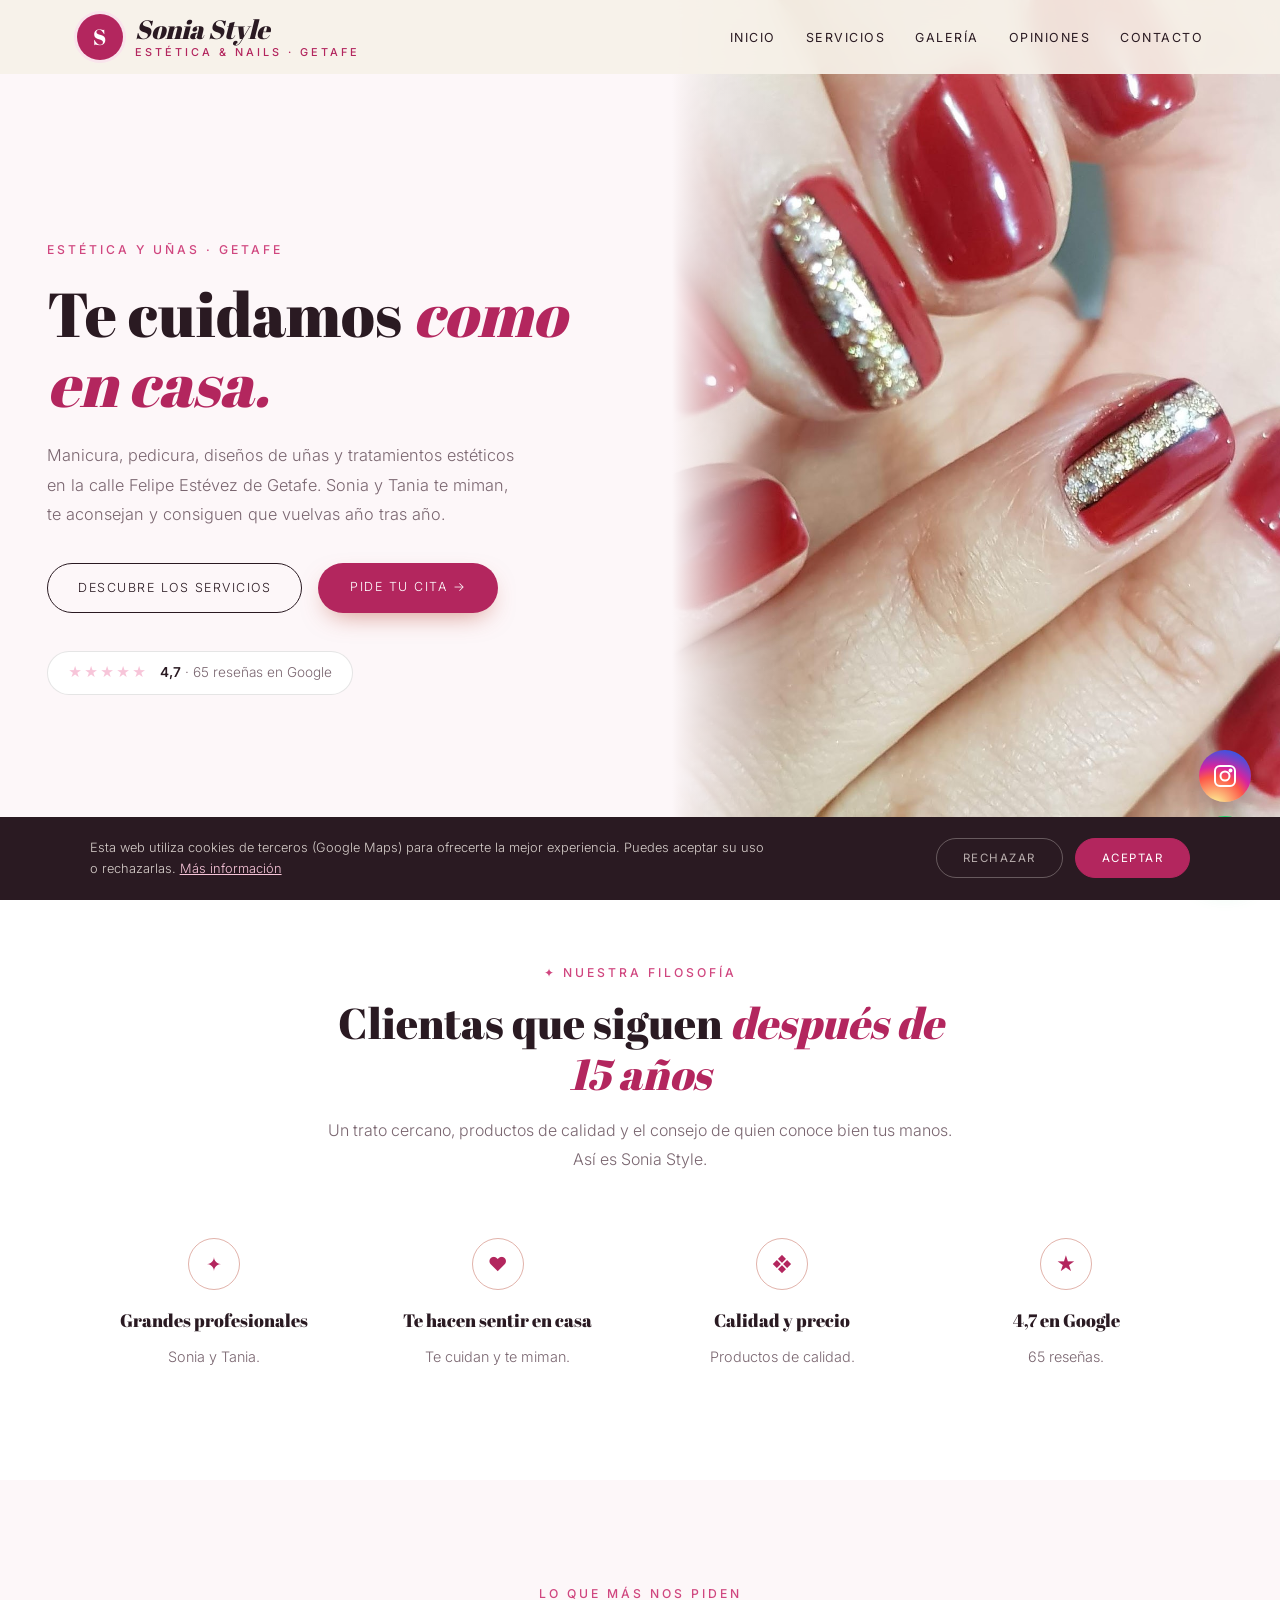
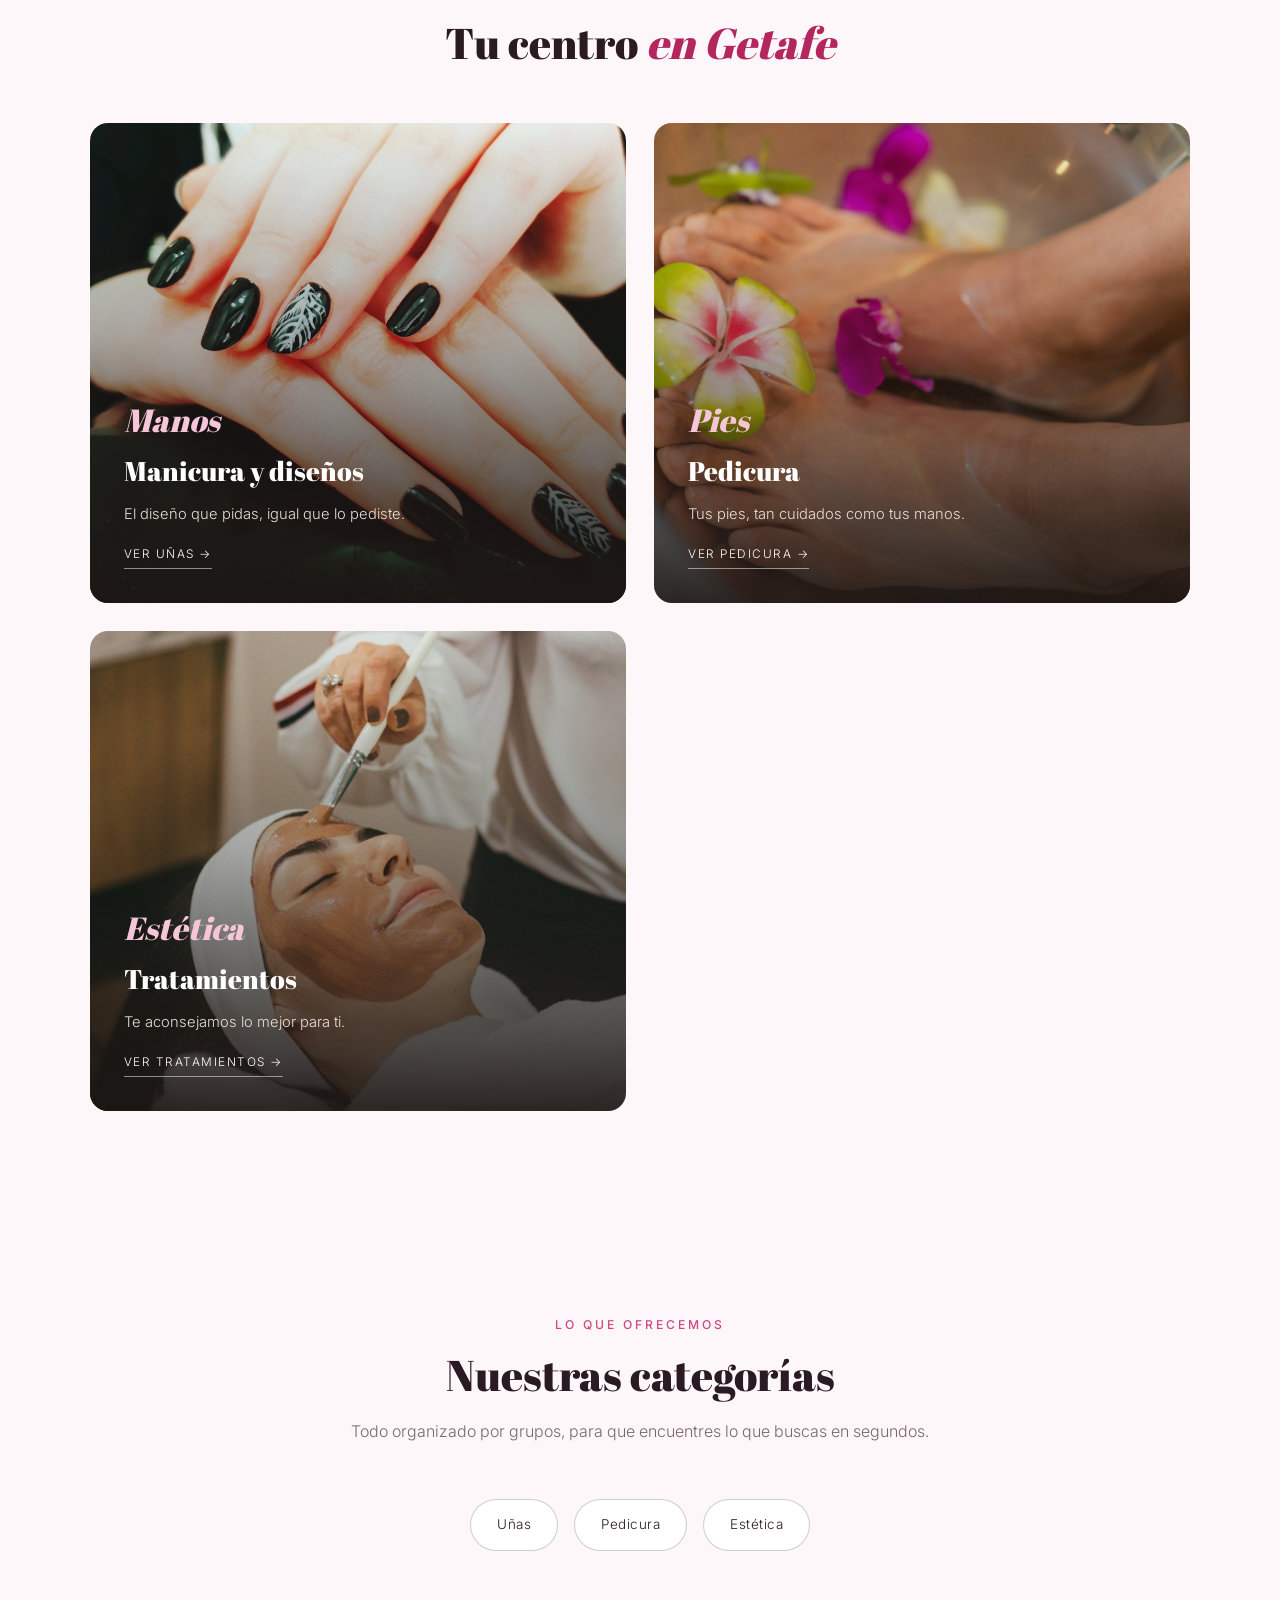
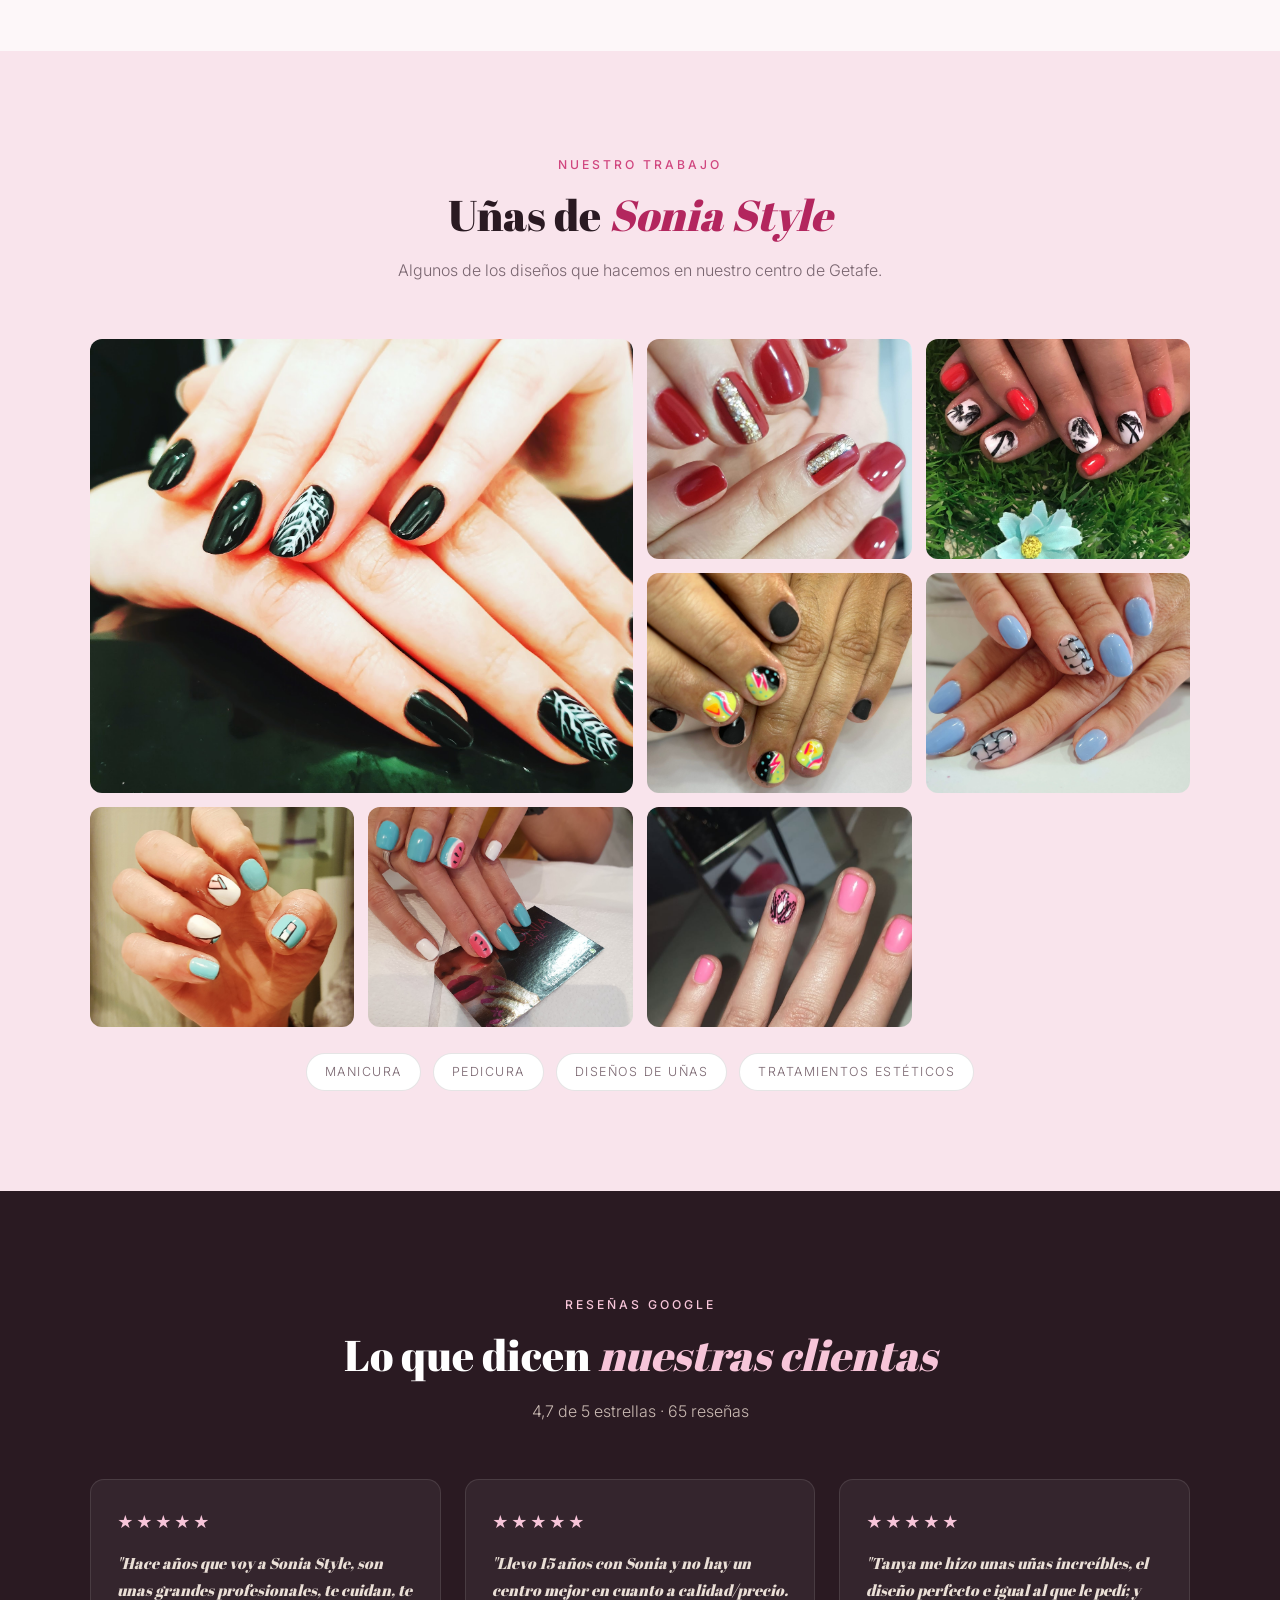
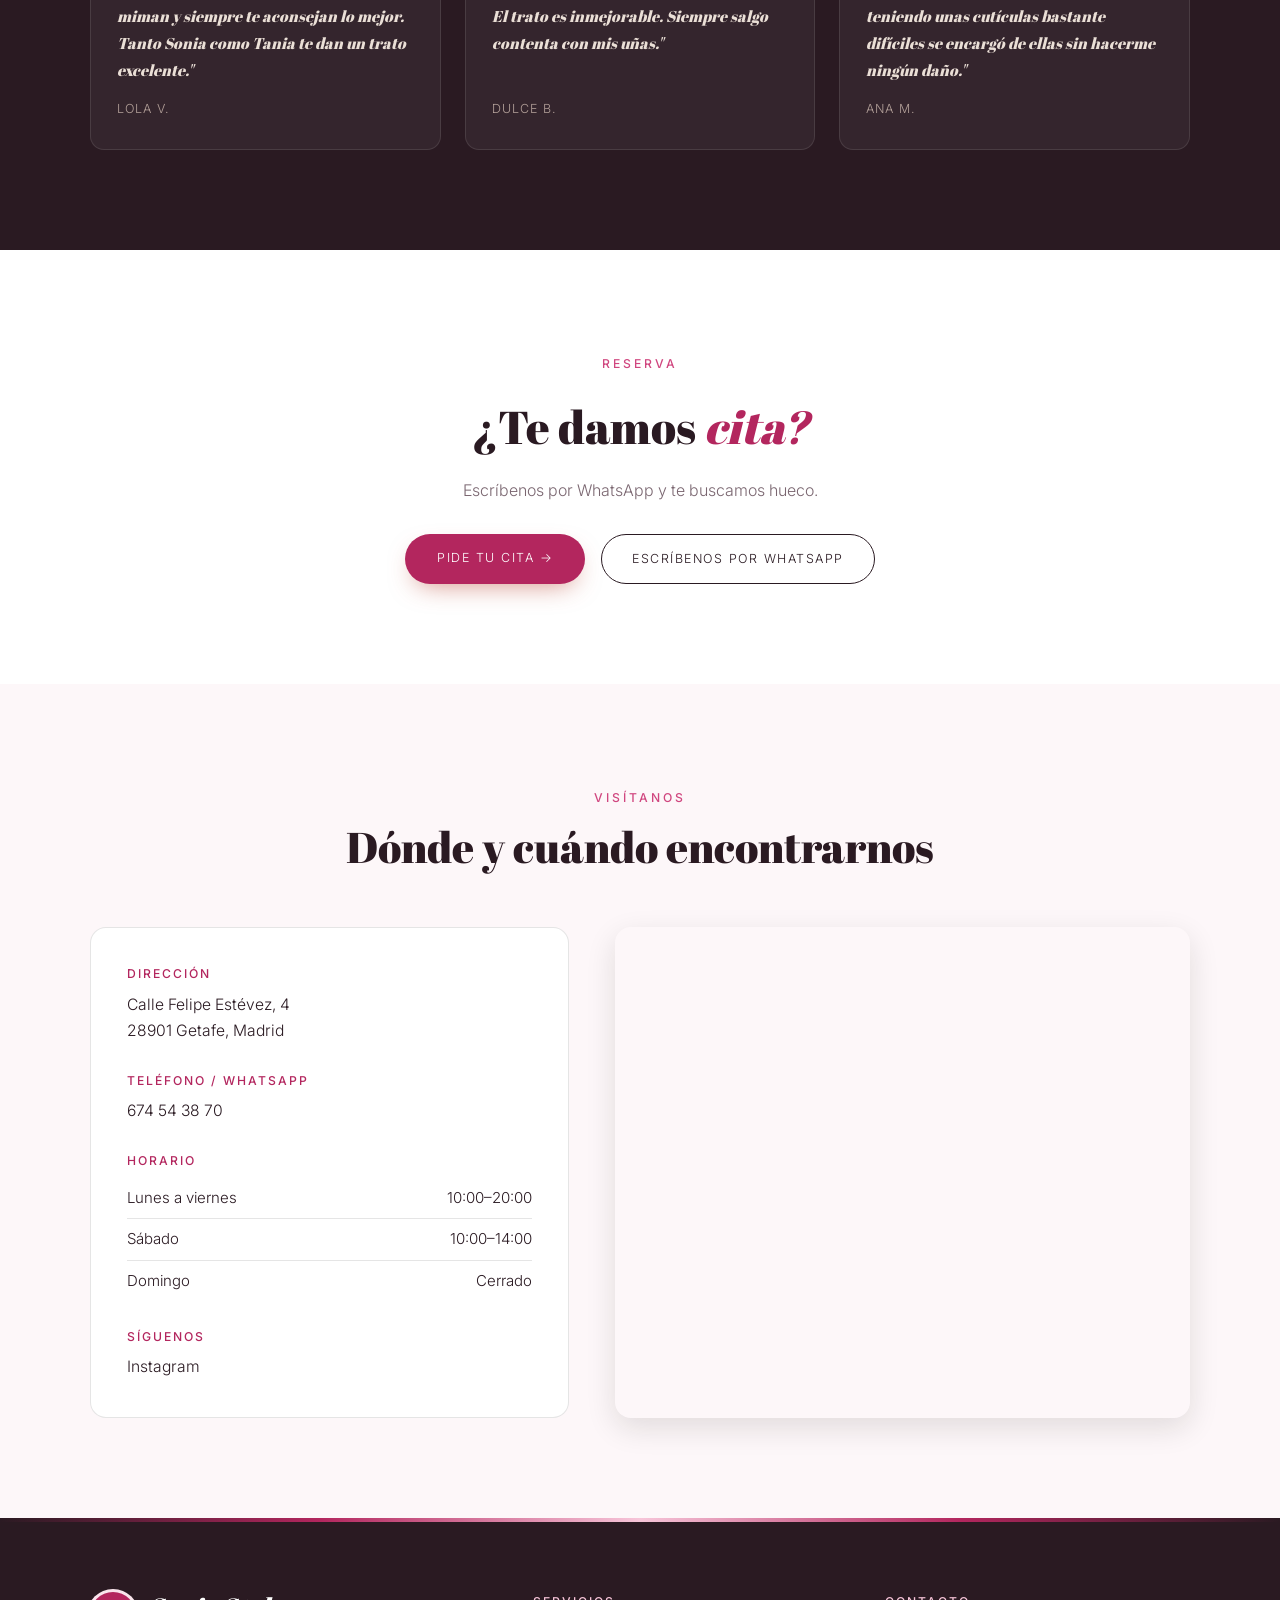
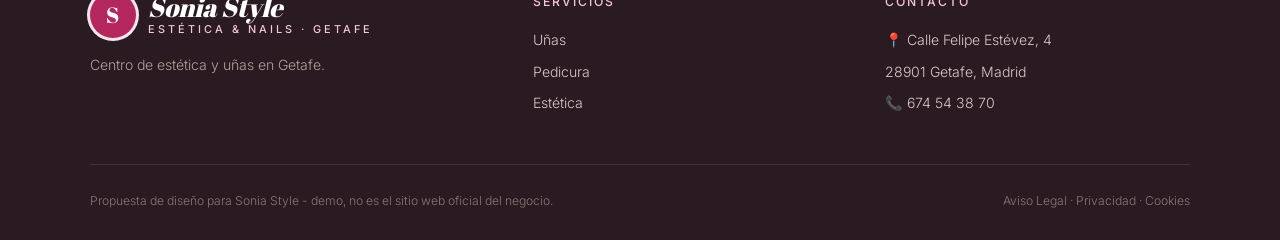
<file: index.html>
<!DOCTYPE html>
<html lang="es">
<head>
<meta charset="UTF-8">
<meta name="viewport" content="width=device-width, initial-scale=1.0">
<title>Sonia Style — Centro de estética y uñas en Getafe</title>
<meta name="description" content="Sonia Style, centro de estética y uñas en Calle Felipe Estévez 4, Getafe. Manicura, pedicura, diseños de uñas y tratamientos estéticos. 4,7★ con 65 reseñas en Google.">
<meta name="theme-color" content="#2a1a22">
<meta property="og:title" content="Sonia Style · Getafe">
<meta property="og:image" content="maps_08.jpg">

<link rel="preconnect" href="https://fonts.googleapis.com"><link rel="preconnect" href="https://fonts.gstatic.com" crossorigin><link href="https://fonts.googleapis.com/css2?family=Abril+Fatface&family=Inter:wght@300;400;500;600&display=swap" rel="stylesheet">
<link rel="stylesheet" href="styles.css">
</head>
<body>

<header id="header">
  <a href="index.html" class="logo" aria-label="Sonia Style, inicio"><span class="logo-mark">S</span><span class="logo-text"><span class="script">Sonia Style</span><small>estética & nails · Getafe</small></span></a>
  <nav id="nav" aria-label="Navegación principal"><ul><li><a href="index.html#inicio">Inicio</a></li><li><a href="servicios.html">Servicios</a></li><li><a href="index.html#galeria">Galería</a></li><li><a href="index.html#opiniones">Opiniones</a></li><li><a href="index.html#contacto">Contacto</a></li></ul></nav><button class="nav-toggle" id="navToggle" aria-label="Abrir menú">☰</button>
</header>

<section class="hero" id="inicio">
  <div class="hero-text">
    <span class="eyebrow">Estética y uñas · Getafe</span>
    <h1>Te cuidamos <em>como en casa.</em></h1>
    <p>Manicura, pedicura, diseños de uñas y tratamientos estéticos en la calle Felipe Estévez de Getafe. Sonia y Tania te miman, te aconsejan y consiguen que vuelvas año tras año.</p>
    <div class="hero-ctas">
      <a href="servicios.html" class="btn-outline">Descubre los servicios</a>
      <a href="https://wa.me/34674543870?text=Hola%2C%20he%20visto%20vuestra%20web%20y%20me%20gustar%C3%ADa%20pedir%20cita%20en%20Sonia%20Style" class="btn-solid" target="_blank" rel="noopener">Pide tu cita →</a>
    </div>
    <a class="hero-rating" href="https://www.google.com/maps/search/?api=1&query=Sonia+Style,+Calle+Felipe+Est%C3%A9vez+4,+Getafe" target="_blank" rel="noopener"><span class="stars">★★★★★</span><span><strong>4,7</strong> · 65 reseñas en Google</span></a>
  </div>
  <div class="hero-img"><img src="maps_08.jpg" alt="Manicura en rojo con detalle dorado de Sonia Style" style="object-position:center 50%;"></div>
</section>

<section class="trust">
  <div class="section-head">
    <span class="eyebrow">✦ Nuestra filosofía</span>
    <h2>Clientas que siguen <em>después de 15 años</em></h2>
    <p>Un trato cercano, productos de calidad y el consejo de quien conoce bien tus manos. Así es Sonia Style.</p>
  </div>
  <div class="trust-grid">
    <div class="trust-card"><span class="trust-ic">✦</span><h3>Grandes profesionales</h3><p>Sonia y Tania.</p></div>
    <div class="trust-card"><span class="trust-ic">♥</span><h3>Te hacen sentir en casa</h3><p>Te cuidan y te miman.</p></div>
    <div class="trust-card"><span class="trust-ic">❖</span><h3>Calidad y precio</h3><p>Productos de calidad.</p></div>
    <div class="trust-card"><span class="trust-ic">★</span><h3>4,7 en Google</h3><p>65 reseñas.</p></div>
  </div>
</section>

<section class="worlds">
  <div class="section-head">
    <span class="eyebrow">Lo que más nos piden</span>
    <h2>Tu centro <em>en Getafe</em></h2>
  </div>
  <div class="worlds-grid">
    <a href="servicios.html#unas" class="world-card"><img src="maps_06.jpg" alt="Manicura y diseños"><div class="world-text"><span class="script">Manos</span><h3>Manicura y diseños</h3><p>El diseño que pidas, igual que lo pediste.</p><span class="world-link">Ver uñas →</span></div></a>
    <a href="servicios.html#pies" class="world-card"><img src="stock_01.jpg" alt="Pedicura"><div class="world-text"><span class="script">Pies</span><h3>Pedicura</h3><p>Tus pies, tan cuidados como tus manos.</p><span class="world-link">Ver pedicura →</span></div></a>
    <a href="servicios.html#estetica" class="world-card"><img src="stock_02.jpg" alt="Tratamientos"><div class="world-text"><span class="script">Estética</span><h3>Tratamientos</h3><p>Te aconsejamos lo mejor para ti.</p><span class="world-link">Ver tratamientos →</span></div></a>
  </div>
</section>

<section>
  <div class="section-head">
    <span class="eyebrow">Lo que ofrecemos</span>
    <h2>Nuestras categorías</h2>
    <p>Todo organizado por grupos, para que encuentres lo que buscas en segundos.</p>
  </div>
  <div class="cat-pills">
    <a href="servicios.html#unas" class="cat-pill">Uñas</a>
    <a href="servicios.html#pies" class="cat-pill">Pedicura</a>
    <a href="servicios.html#estetica" class="cat-pill">Estética</a>
  </div>
</section>

<section class="gallery-wrap" id="galeria">
  <div class="section-head">
    <span class="eyebrow">Nuestro trabajo</span>
    <h2>Uñas de <em>Sonia Style</em></h2>
    <p>Algunos de los diseños que hacemos en nuestro centro de Getafe.</p>
  </div>
  <div class="gallery">
    <figure class="big"><img src="maps_06.jpg" alt="Uñas verde oscuro con hojas" loading="lazy"></figure>
    <figure><img src="maps_08.jpg" alt="Rojo con detalle dorado" loading="lazy"></figure>
    <figure><img src="maps_04.jpg" alt="Diseño de palmeras" loading="lazy"></figure>
    <figure><img src="maps_01.jpg" alt="Diseño de colores" loading="lazy"></figure>
    <figure><img src="maps_10.jpg" alt="Azul con geometría" loading="lazy"></figure>
    <figure><img src="maps_07.jpg" alt="Diseño geométrico" loading="lazy"></figure>
    <figure><img src="maps_05.jpg" alt="Diseño de sandía" loading="lazy"></figure>
    <figure><img src="maps_02.jpg" alt="Rosa con detalle" loading="lazy"></figure>
  </div>
  <div class="brands"><span>Manicura</span><span>Pedicura</span><span>Diseños de uñas</span><span>Tratamientos estéticos</span></div>
</section>

<section class="reviews-wrap" id="opiniones">
  <div class="section-head">
    <span class="eyebrow">Reseñas Google</span>
    <h2>Lo que dicen <em>nuestras clientas</em></h2>
    <p>4,7 de 5 estrellas · 65 reseñas</p>
  </div>
  <div class="review-grid">
    <div class="review-card"><div class="stars">★★★★★</div><p>"Hace años que voy a Sonia Style, son unas grandes profesionales, te cuidan, te miman y siempre te aconsejan lo mejor. Tanto Sonia como Tania te dan un trato excelente."</p><cite>Lola V.</cite></div>
    <div class="review-card"><div class="stars">★★★★★</div><p>"Llevo 15 años con Sonia y no hay un centro mejor en cuanto a calidad/precio. El trato es inmejorable. Siempre salgo contenta con mis uñas."</p><cite>Dulce B.</cite></div>
    <div class="review-card"><div class="stars">★★★★★</div><p>"Tanya me hizo unas uñas increíbles, el diseño perfecto e igual al que le pedí; y teniendo unas cutículas bastante difíciles se encargó de ellas sin hacerme ningún daño."</p><cite>Ana M.</cite></div>
  </div>
</section>

<section class="cta-section">
  <span class="eyebrow">Reserva</span>
  <h2>¿Te damos <em>cita?</em></h2>
  <p>Escríbenos por WhatsApp y te buscamos hueco.</p>
  <div class="cta-row">
    <a href="https://wa.me/34674543870?text=Hola%2C%20he%20visto%20vuestra%20web%20y%20me%20gustar%C3%ADa%20pedir%20cita%20en%20Sonia%20Style" class="btn-solid" target="_blank" rel="noopener">Pide tu cita →</a>
    <a href="https://wa.me/34674543870?text=Hola%2C%20he%20visto%20vuestra%20web%20y%20me%20gustar%C3%ADa%20pedir%20cita%20en%20Sonia%20Style" class="btn-outline" target="_blank" rel="noopener">Escríbenos por WhatsApp</a>
  </div>
</section>

<section class="contact-section" id="contacto">
  <div class="section-head">
    <span class="eyebrow">Visítanos</span>
    <h2>Dónde y cuándo encontrarnos</h2>
  </div>
  <div class="contact-grid">
    <div class="contact-info">
      <div class="contact-block"><h3>Dirección</h3><p>Calle Felipe Estévez, 4<br>28901 Getafe, Madrid</p></div>
      <div class="contact-block"><h3>Teléfono / WhatsApp</h3><p><a href="tel:+34674543870">674 54 38 70</a></p></div>
      <div class="contact-block"><h3>Horario</h3><ul class="hours-list"><li><span>Lunes a viernes</span><span>10:00–20:00</span></li><li><span>Sábado</span><span>10:00–14:00</span></li><li><span>Domingo</span><span>Cerrado</span></li></ul></div>
      <div class="contact-block"><h3>Síguenos</h3><p><a href="https://www.instagram.com/centrodeestetica_sonia_style/" target="_blank" rel="noopener">Instagram</a></p></div>
    </div>
    <div class="contact-map">
      <iframe title="Mapa de Sonia Style" src="https://www.google.com/maps?q=Sonia+Style,+Calle+Felipe+Est%C3%A9vez+4,+Getafe&output=embed" width="100%" height="100%" style="border:0;" allowfullscreen="" loading="lazy" referrerpolicy="no-referrer-when-downgrade"></iframe>
    </div>
  </div>
</section>

<footer>
  <div class="footer-grid">
    <div class="footer-brand">
      <a href="index.html" class="logo light"><span class="logo-mark">S</span><span class="logo-text"><span class="script">Sonia Style</span><small>estética & nails · Getafe</small></span></a>
      <p>Centro de estética y uñas en Getafe.</p>
    </div>
    <div><h4>Servicios</h4><ul><li><a href="servicios.html#unas">Uñas</a></li><li><a href="servicios.html#pies">Pedicura</a></li><li><a href="servicios.html#estetica">Estética</a></li></ul></div>
    <div><h4>Contacto</h4><ul><li>📍 Calle Felipe Estévez, 4</li><li>28901 Getafe, Madrid</li><li>📞 <a href="tel:+34674543870">674 54 38 70</a></li></ul></div>
  </div>
  <div class="footer-bottom">
    <span>Propuesta de diseño para Sonia Style - demo, no es el sitio web oficial del negocio.</span>
    <span><a href="aviso-legal.html">Aviso Legal</a> &middot; <a href="politica-privacidad.html">Privacidad</a> &middot; <a href="politica-cookies.html">Cookies</a></span>
  </div>
</footer>

<div id="cookie-banner" class="cookie-banner"><p>Esta web utiliza cookies de terceros (Google Maps) para ofrecerte la mejor experiencia. Puedes aceptar su uso o rechazarlas. <a href="politica-cookies.html">Más información</a></p><div class="cookie-actions"><button onclick="setCookieChoice('rejected')" class="ck-reject">Rechazar</button><button onclick="setCookieChoice('accepted')" class="ck-accept">Aceptar</button></div></div>
<div class="social-fabs"><a class="ig-fab" href="https://www.instagram.com/centrodeestetica_sonia_style/" target="_blank" rel="noopener" aria-label="Visitar Instagram"><svg width="24" height="24" viewBox="0 0 24 24" fill="none" stroke="white" stroke-width="2"><rect x="2" y="2" width="20" height="20" rx="5"/><circle cx="12" cy="12" r="4.5"/><circle cx="17.5" cy="6.5" r="1" fill="white"/></svg></a><a class="wa-fab" href="https://wa.me/34674543870?text=Hola%2C%20he%20visto%20vuestra%20web%20y%20me%20gustar%C3%ADa%20pedir%20cita%20en%20Sonia%20Style" target="_blank" rel="noopener" aria-label="Escribir por WhatsApp"><svg width="28" height="28" viewBox="0 0 24 24" fill="white"><path d="M17.5 14.4c-.3-.1-1.8-.9-2-1s-.5-.1-.7.1-.8 1-.9 1.2-.3.2-.6.1a8.2 8.2 0 0 1-2.4-1.5 9 9 0 0 1-1.7-2.1c-.2-.3 0-.5.1-.6l.4-.5.3-.5v-.5l-.9-2.2c-.2-.6-.5-.5-.7-.5h-.6a1.1 1.1 0 0 0-.8.4 3.4 3.4 0 0 0-1 2.5 5.9 5.9 0 0 0 1.2 3.1 13.5 13.5 0 0 0 5.2 4.6c2.6 1 2.6.7 3.1.6a2.6 2.6 0 0 0 1.7-1.2 2.1 2.1 0 0 0 .2-1.2c-.1-.1-.3-.2-.6-.3ZM12 21.8a9.8 9.8 0 0 1-5-1.4l-.4-.2-3.7 1 1-3.6-.2-.4A9.8 9.8 0 1 1 12 21.8Zm8.4-18.3A11.8 11.8 0 0 0 1.8 17.7L.2 23.8l6.3-1.6a11.8 11.8 0 0 0 5.6 1.4A11.8 11.8 0 0 0 20.4 3.5Z"/></svg></a></div>
<script src="main.js"></script>
</body>
</html>
</file>
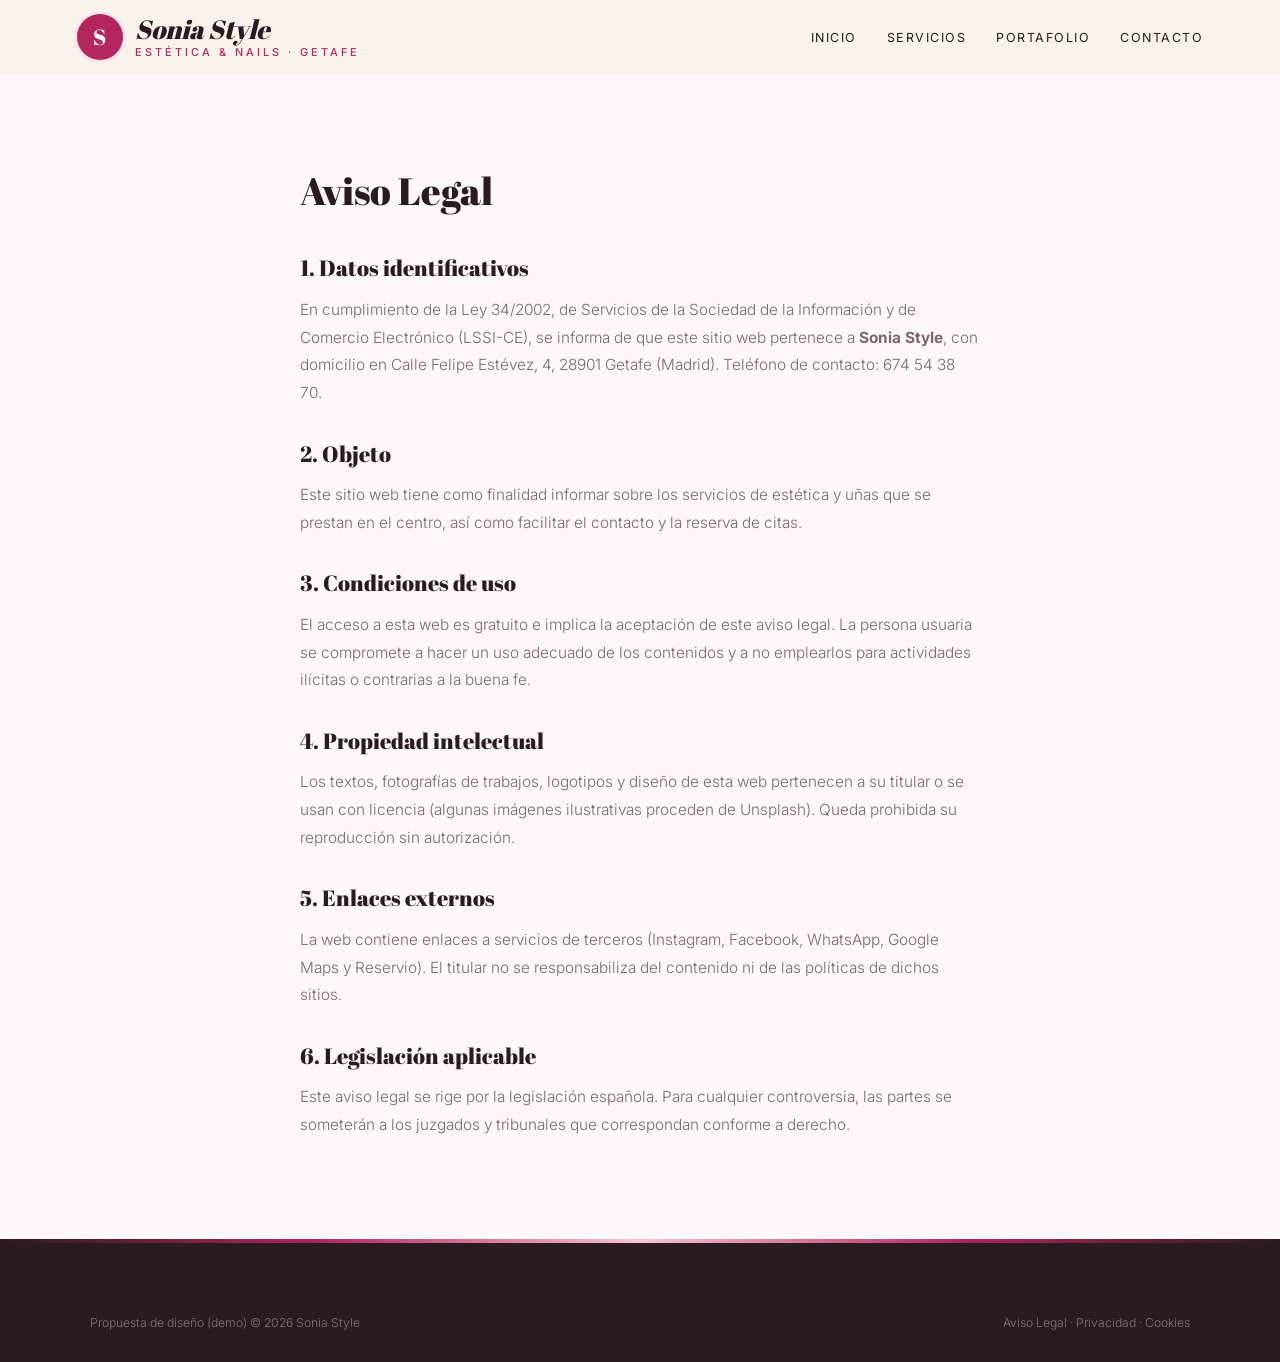
<file: aviso-legal.html>
<!DOCTYPE html>
<html lang="es">
<head>
<meta charset="UTF-8">
<meta name="viewport" content="width=device-width, initial-scale=1.0">
<title>Aviso Legal — Sonia Style</title>
<meta name="robots" content="noindex">

<link rel="preconnect" href="https://fonts.googleapis.com">
<link href="https://fonts.googleapis.com/css2?family=Abril+Fatface&family=Inter:wght@300;400;500;600&display=swap" rel="stylesheet">
<link rel="stylesheet" href="styles.css">
</head>
<body>
<header id="header" class="scrolled">
  <a href="index.html" class="logo" aria-label="Sonia Style, inicio">
    <span class="logo-mark">S</span>
    <span class="logo-text"><span class="script">Sonia Style</span><small>estética & nails · Getafe</small></span>
  </a>
  <nav id="nav" aria-label="Navegación principal">
    <ul>
      <li><a href="index.html#inicio">Inicio</a></li>
      <li><a href="servicios.html">Servicios</a></li>
      <li><a href="portafolio.html">Portafolio</a></li>
      <li><a href="index.html#contacto">Contacto</a></li>
    </ul>
  </nav>
  <button class="nav-toggle" id="navToggle" aria-label="Abrir menú">☰</button>
</header>
<main class="legal"><h1>Aviso Legal</h1>
<h2>1. Datos identificativos</h2>
<p>En cumplimiento de la Ley 34/2002, de Servicios de la Sociedad de la Información y de Comercio Electrónico (LSSI-CE), se informa de que este sitio web pertenece a <strong>Sonia Style</strong>, con domicilio en Calle Felipe Estévez, 4, 28901 Getafe (Madrid). Teléfono de contacto: 674 54 38 70.</p>
<h2>2. Objeto</h2>
<p>Este sitio web tiene como finalidad informar sobre los servicios de estética y uñas que se prestan en el centro, así como facilitar el contacto y la reserva de citas.</p>
<h2>3. Condiciones de uso</h2>
<p>El acceso a esta web es gratuito e implica la aceptación de este aviso legal. La persona usuaria se compromete a hacer un uso adecuado de los contenidos y a no emplearlos para actividades ilícitas o contrarias a la buena fe.</p>
<h2>4. Propiedad intelectual</h2>
<p>Los textos, fotografías de trabajos, logotipos y diseño de esta web pertenecen a su titular o se usan con licencia (algunas imágenes ilustrativas proceden de Unsplash). Queda prohibida su reproducción sin autorización.</p>
<h2>5. Enlaces externos</h2>
<p>La web contiene enlaces a servicios de terceros (Instagram, Facebook, WhatsApp, Google Maps y Reservio). El titular no se responsabiliza del contenido ni de las políticas de dichos sitios.</p>
<h2>6. Legislación aplicable</h2>
<p>Este aviso legal se rige por la legislación española. Para cualquier controversia, las partes se someterán a los juzgados y tribunales que correspondan conforme a derecho.</p></main>
<footer>
  <div class="footer-bottom" style="margin-top:0">
    <span>Propuesta de diseño (demo) © 2026 Sonia Style</span>
    <span><a href="aviso-legal.html">Aviso Legal</a> &middot; <a href="politica-privacidad.html">Privacidad</a> &middot; <a href="politica-cookies.html">Cookies</a></span>
  </div>
</footer>
<script src="main.js"></script>
</body>
</html>
</file>
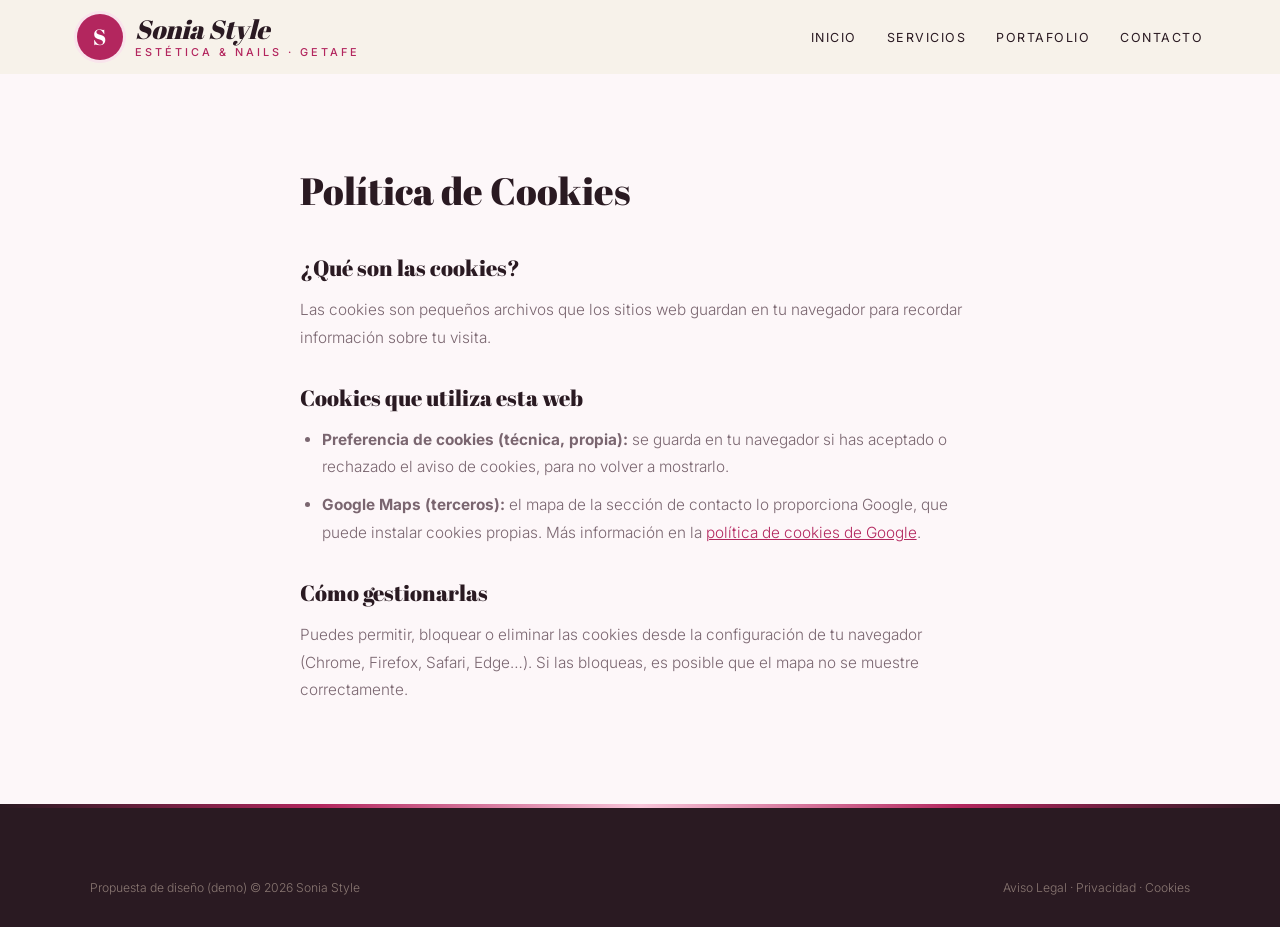
<file: politica-cookies.html>
<!DOCTYPE html>
<html lang="es">
<head>
<meta charset="UTF-8">
<meta name="viewport" content="width=device-width, initial-scale=1.0">
<title>Política de Cookies — Sonia Style</title>
<meta name="robots" content="noindex">

<link rel="preconnect" href="https://fonts.googleapis.com">
<link href="https://fonts.googleapis.com/css2?family=Abril+Fatface&family=Inter:wght@300;400;500;600&display=swap" rel="stylesheet">
<link rel="stylesheet" href="styles.css">
</head>
<body>
<header id="header" class="scrolled">
  <a href="index.html" class="logo" aria-label="Sonia Style, inicio">
    <span class="logo-mark">S</span>
    <span class="logo-text"><span class="script">Sonia Style</span><small>estética & nails · Getafe</small></span>
  </a>
  <nav id="nav" aria-label="Navegación principal">
    <ul>
      <li><a href="index.html#inicio">Inicio</a></li>
      <li><a href="servicios.html">Servicios</a></li>
      <li><a href="portafolio.html">Portafolio</a></li>
      <li><a href="index.html#contacto">Contacto</a></li>
    </ul>
  </nav>
  <button class="nav-toggle" id="navToggle" aria-label="Abrir menú">☰</button>
</header>
<main class="legal"><h1>Política de Cookies</h1>
<h2>¿Qué son las cookies?</h2>
<p>Las cookies son pequeños archivos que los sitios web guardan en tu navegador para recordar información sobre tu visita.</p>
<h2>Cookies que utiliza esta web</h2>
<ul>
<li><strong>Preferencia de cookies (técnica, propia):</strong> se guarda en tu navegador si has aceptado o rechazado el aviso de cookies, para no volver a mostrarlo.</li>
<li><strong>Google Maps (terceros):</strong> el mapa de la sección de contacto lo proporciona Google, que puede instalar cookies propias. Más información en la <a href="https://policies.google.com/technologies/cookies" target="_blank" rel="noopener">política de cookies de Google</a>.</li>
</ul>
<h2>Cómo gestionarlas</h2>
<p>Puedes permitir, bloquear o eliminar las cookies desde la configuración de tu navegador (Chrome, Firefox, Safari, Edge…). Si las bloqueas, es posible que el mapa no se muestre correctamente.</p></main>
<footer>
  <div class="footer-bottom" style="margin-top:0">
    <span>Propuesta de diseño (demo) © 2026 Sonia Style</span>
    <span><a href="aviso-legal.html">Aviso Legal</a> &middot; <a href="politica-privacidad.html">Privacidad</a> &middot; <a href="politica-cookies.html">Cookies</a></span>
  </div>
</footer>
<script src="main.js"></script>
</body>
</html>
</file>
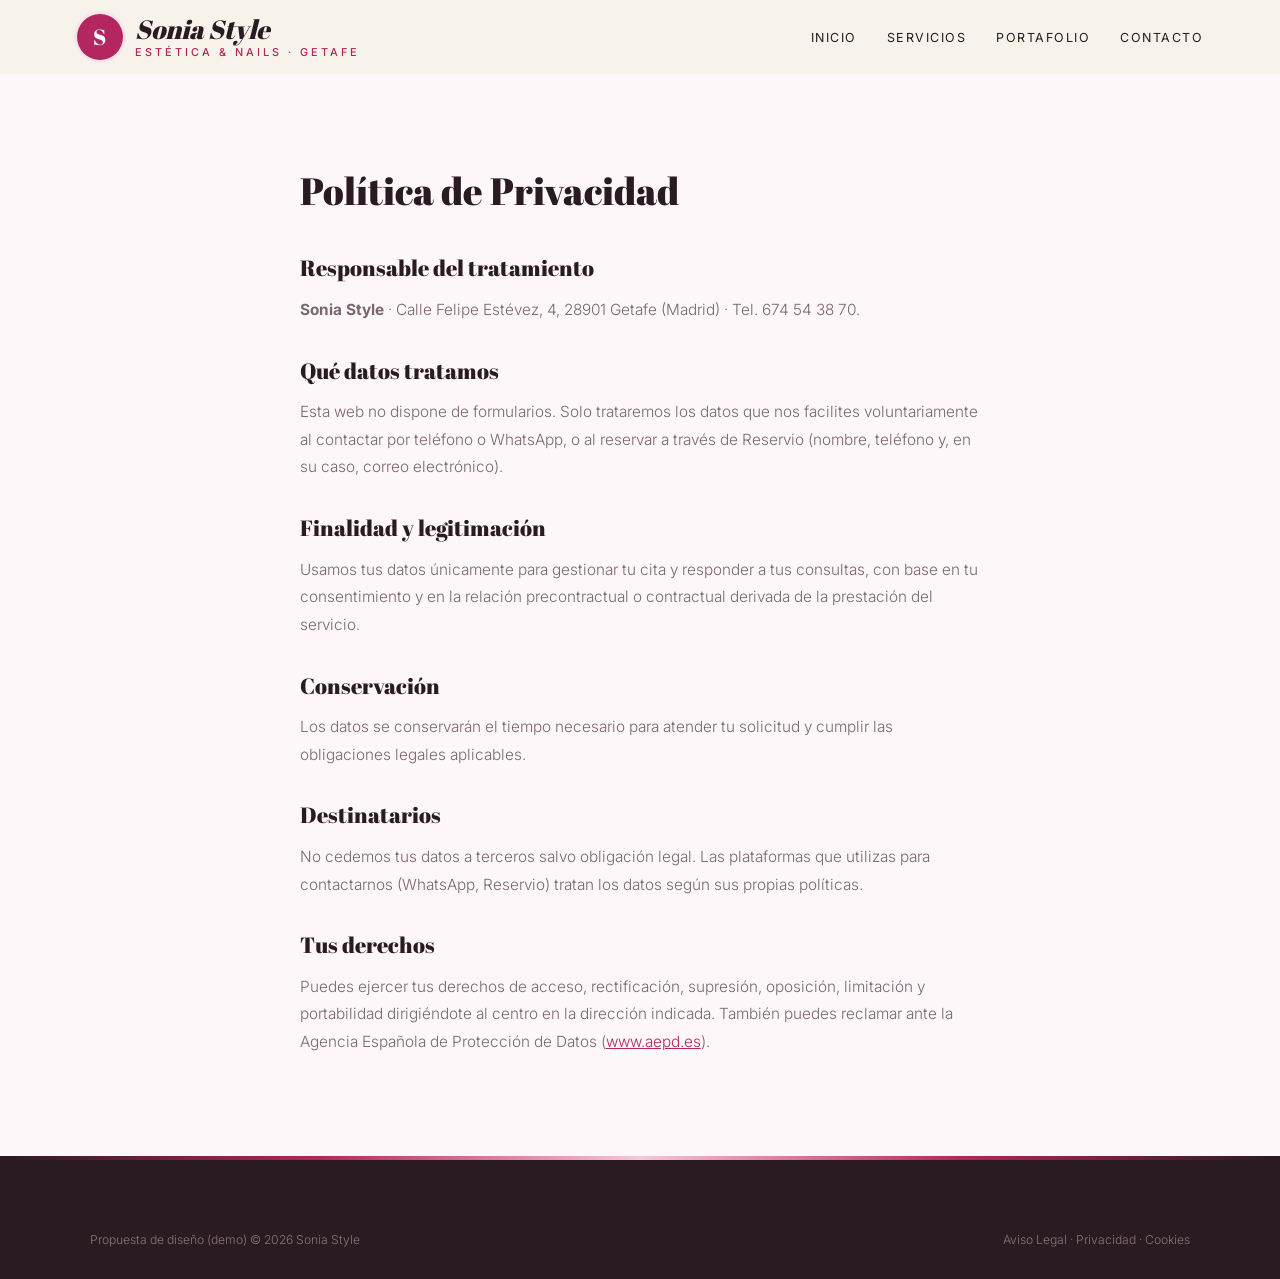
<file: politica-privacidad.html>
<!DOCTYPE html>
<html lang="es">
<head>
<meta charset="UTF-8">
<meta name="viewport" content="width=device-width, initial-scale=1.0">
<title>Política de Privacidad — Sonia Style</title>
<meta name="robots" content="noindex">

<link rel="preconnect" href="https://fonts.googleapis.com">
<link href="https://fonts.googleapis.com/css2?family=Abril+Fatface&family=Inter:wght@300;400;500;600&display=swap" rel="stylesheet">
<link rel="stylesheet" href="styles.css">
</head>
<body>
<header id="header" class="scrolled">
  <a href="index.html" class="logo" aria-label="Sonia Style, inicio">
    <span class="logo-mark">S</span>
    <span class="logo-text"><span class="script">Sonia Style</span><small>estética & nails · Getafe</small></span>
  </a>
  <nav id="nav" aria-label="Navegación principal">
    <ul>
      <li><a href="index.html#inicio">Inicio</a></li>
      <li><a href="servicios.html">Servicios</a></li>
      <li><a href="portafolio.html">Portafolio</a></li>
      <li><a href="index.html#contacto">Contacto</a></li>
    </ul>
  </nav>
  <button class="nav-toggle" id="navToggle" aria-label="Abrir menú">☰</button>
</header>
<main class="legal"><h1>Política de Privacidad</h1>
<h2>Responsable del tratamiento</h2>
<p><strong>Sonia Style</strong> · Calle Felipe Estévez, 4, 28901 Getafe (Madrid) · Tel. 674 54 38 70.</p>
<h2>Qué datos tratamos</h2>
<p>Esta web no dispone de formularios. Solo trataremos los datos que nos facilites voluntariamente al contactar por teléfono o WhatsApp, o al reservar a través de Reservio (nombre, teléfono y, en su caso, correo electrónico).</p>
<h2>Finalidad y legitimación</h2>
<p>Usamos tus datos únicamente para gestionar tu cita y responder a tus consultas, con base en tu consentimiento y en la relación precontractual o contractual derivada de la prestación del servicio.</p>
<h2>Conservación</h2>
<p>Los datos se conservarán el tiempo necesario para atender tu solicitud y cumplir las obligaciones legales aplicables.</p>
<h2>Destinatarios</h2>
<p>No cedemos tus datos a terceros salvo obligación legal. Las plataformas que utilizas para contactarnos (WhatsApp, Reservio) tratan los datos según sus propias políticas.</p>
<h2>Tus derechos</h2>
<p>Puedes ejercer tus derechos de acceso, rectificación, supresión, oposición, limitación y portabilidad dirigiéndote al centro en la dirección indicada. También puedes reclamar ante la Agencia Española de Protección de Datos (<a href="https://www.aepd.es" target="_blank" rel="noopener">www.aepd.es</a>).</p></main>
<footer>
  <div class="footer-bottom" style="margin-top:0">
    <span>Propuesta de diseño (demo) © 2026 Sonia Style</span>
    <span><a href="aviso-legal.html">Aviso Legal</a> &middot; <a href="politica-privacidad.html">Privacidad</a> &middot; <a href="politica-cookies.html">Cookies</a></span>
  </div>
</footer>
<script src="main.js"></script>
</body>
</html>
</file>
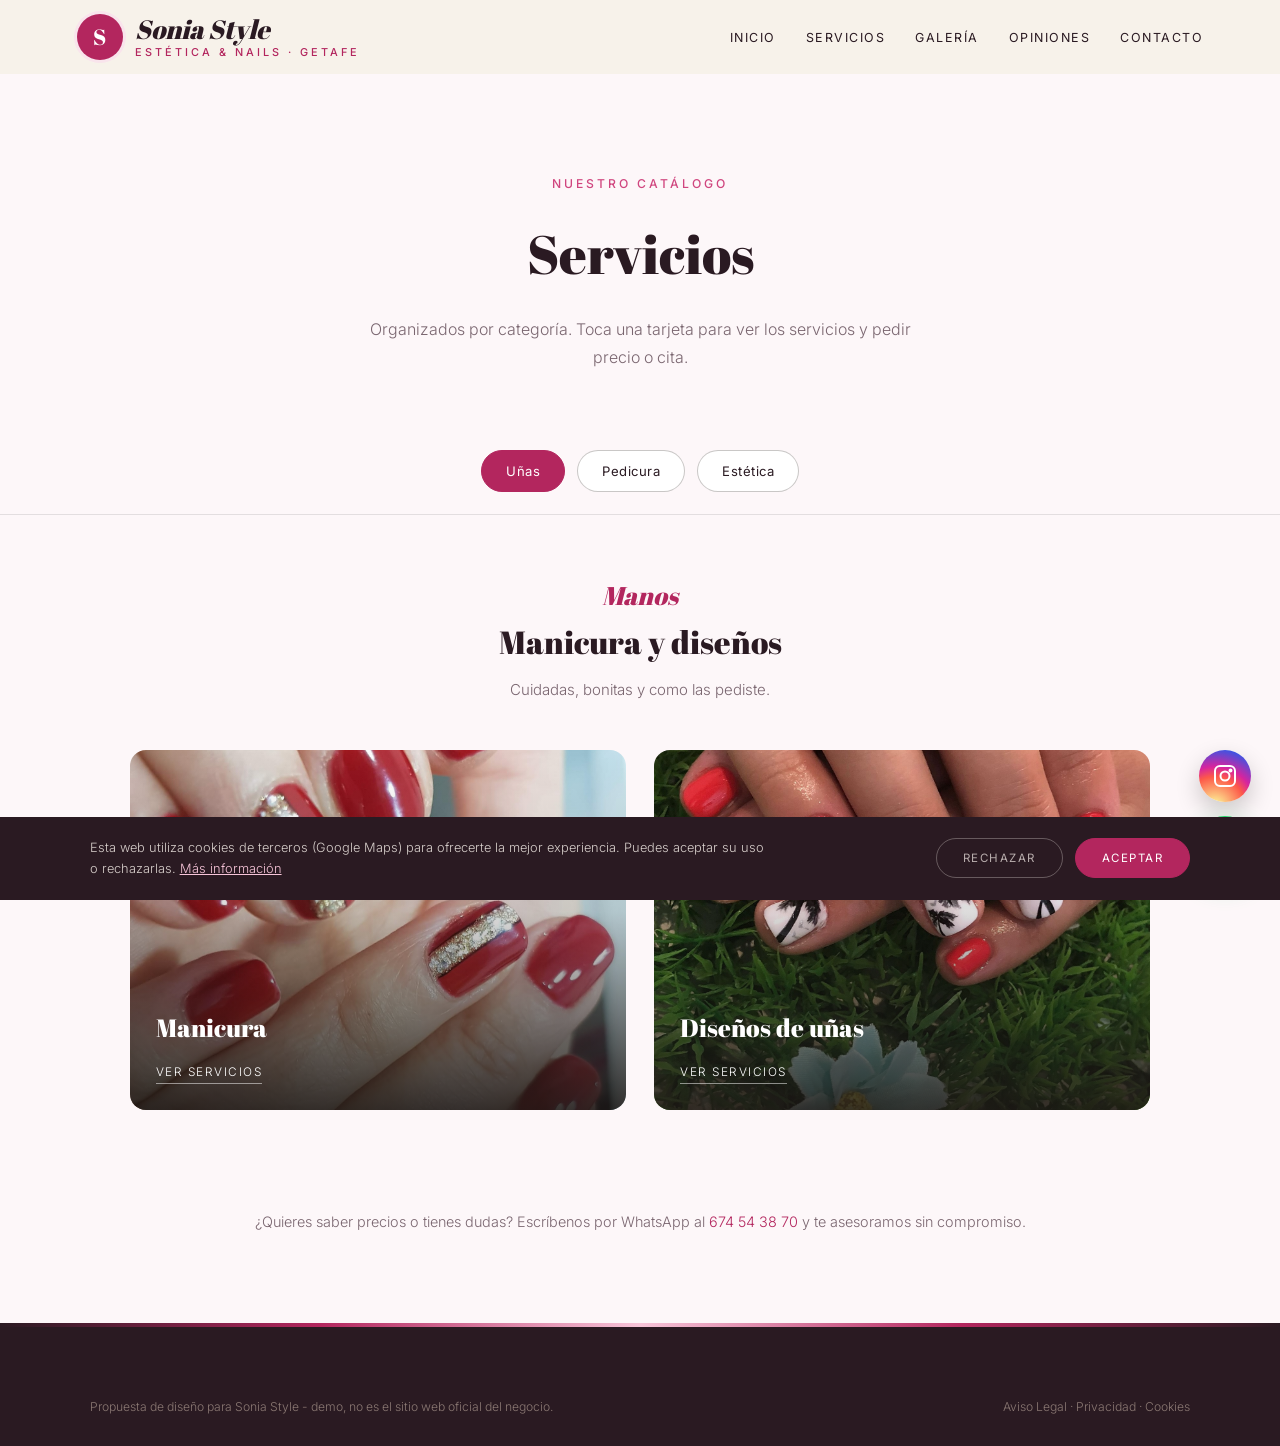
<file: servicios.html>
<!DOCTYPE html>
<html lang="es">
<head>
<meta charset="UTF-8">
<meta name="viewport" content="width=device-width, initial-scale=1.0">
<title>Servicios — Sonia Style · Getafe</title>
<meta name="description" content="Servicios de Sonia Style en Getafe.">

<link rel="preconnect" href="https://fonts.googleapis.com"><link rel="preconnect" href="https://fonts.gstatic.com" crossorigin><link href="https://fonts.googleapis.com/css2?family=Abril+Fatface&family=Inter:wght@300;400;500;600&display=swap" rel="stylesheet">
<link rel="stylesheet" href="styles.css">
</head>
<body>

<header id="header" class="scrolled">
  <a href="index.html" class="logo" aria-label="Sonia Style, inicio"><span class="logo-mark">S</span><span class="logo-text"><span class="script">Sonia Style</span><small>estética & nails · Getafe</small></span></a>
  <nav id="nav" aria-label="Navegación principal"><ul><li><a href="index.html#inicio">Inicio</a></li><li><a href="servicios.html">Servicios</a></li><li><a href="index.html#galeria">Galería</a></li><li><a href="index.html#opiniones">Opiniones</a></li><li><a href="index.html#contacto">Contacto</a></li></ul></nav><button class="nav-toggle" id="navToggle" aria-label="Abrir menú">☰</button>
</header>

<div class="page-hero">
  <span class="eyebrow">Nuestro catálogo</span>
  <h1>Servicios</h1>
  <p>Organizados por categoría. Toca una tarjeta para ver los servicios y pedir precio o cita.</p>
</div>

<div class="tabs">
  <button class="tab-btn active" data-tab="unas">Uñas</button>
  <button class="tab-btn" data-tab="pies">Pedicura</button>
  <button class="tab-btn" data-tab="estetica">Estética</button>
  
</div>

<div class="tab-panel active" id="unas">
  <div class="tab-intro"><span class="script">Manos</span><h2>Manicura y diseños</h2><p>Cuidadas, bonitas y como las pediste.</p></div>
  <div class="cat-grid">
    <div class="cat-card" onclick="openModal('manicura')"><img src="maps_08.jpg" alt="Manicura" loading="lazy"><div class="cat-card-text"><h3>Manicura</h3><span>Ver servicios</span></div></div>
    <div class="cat-card" onclick="openModal('disenos')"><img src="maps_04.jpg" alt="Diseños de uñas" loading="lazy"><div class="cat-card-text"><h3>Diseños de uñas</h3><span>Ver servicios</span></div></div>
  </div>
</div>

<div class="tab-panel" id="pies">
  <div class="tab-intro"><span class="script">Pies</span><h2>Pedicura</h2><p>Con productos de calidad.</p></div>
  <div class="cat-grid single">
    <div class="cat-card" onclick="openModal('pedicura')"><img src="stock_01.jpg" alt="Pedicura" loading="lazy"><div class="cat-card-text"><h3>Pedicura</h3><span>Ver servicios</span></div></div>
  </div>
</div>

<div class="tab-panel" id="estetica">
  <div class="tab-intro"><span class="script">Estética</span><h2>Tratamientos estéticos</h2><p>Pregúntanos y te aconsejamos lo mejor para ti.</p></div>
  <div class="cat-grid single">
    <div class="cat-card" onclick="openModal('tratamientos')"><img src="stock_02.jpg" alt="Tratamientos" loading="lazy"><div class="cat-card-text"><h3>Tratamientos</h3><span>Ver servicios</span></div></div>
  </div>
</div>


<p class="services-note">¿Quieres saber precios o tienes dudas? Escríbenos por WhatsApp al <a href="https://wa.me/34674543870" target="_blank" rel="noopener" style="color:var(--red)">674 54 38 70</a> y te asesoramos sin compromiso.</p>

<div class="modal-overlay" id="modal-manicura"><div class="modal">
  <button class="modal-close" onclick="closeModal('manicura')" aria-label="Cerrar">×</button>
  <h3>Manicura</h3><p class="modal-sub">Manos perfectas</p>
  <div class="svc-row"><div><div class="svc-name">Manicura</div><span class="svc-desc"></span></div><div class="svc-price">Consultar</div></div>
  <a class="modal-cta alt" href="https://wa.me/34674543870?text=Hola%2C%20quiero%20informaci%C3%B3n%20sobre%20manicura" target="_blank" rel="noopener">Pedir cita por WhatsApp</a>
</div></div>

<div class="modal-overlay" id="modal-disenos"><div class="modal">
  <button class="modal-close" onclick="closeModal('disenos')" aria-label="Cerrar">×</button>
  <h3>Diseños de uñas</h3><p class="modal-sub">Nail art</p>
  <div class="svc-row"><div><div class="svc-name">Diseños a tu gusto</div><span class="svc-desc"></span></div><div class="svc-price">Consultar</div></div>
  <a class="modal-cta alt" href="https://wa.me/34674543870?text=Hola%2C%20quiero%20informaci%C3%B3n%20sobre%20dise%C3%B1os%20de%20u%C3%B1as" target="_blank" rel="noopener">Pedir cita por WhatsApp</a>
</div></div>

<div class="modal-overlay" id="modal-pedicura"><div class="modal">
  <button class="modal-close" onclick="closeModal('pedicura')" aria-label="Cerrar">×</button>
  <h3>Pedicura</h3><p class="modal-sub">Pies cuidados</p>
  <div class="svc-row"><div><div class="svc-name">Pedicura</div><span class="svc-desc"></span></div><div class="svc-price">Consultar</div></div>
  <a class="modal-cta alt" href="https://wa.me/34674543870?text=Hola%2C%20quiero%20informaci%C3%B3n%20sobre%20pedicura" target="_blank" rel="noopener">Pedir cita por WhatsApp</a>
</div></div>

<div class="modal-overlay" id="modal-tratamientos"><div class="modal">
  <button class="modal-close" onclick="closeModal('tratamientos')" aria-label="Cerrar">×</button>
  <h3>Tratamientos</h3><p class="modal-sub">Te asesoramos</p>
  <div class="svc-row"><div><div class="svc-name">Tratamientos estéticos</div><span class="svc-desc"></span></div><div class="svc-price">Consultar</div></div>
  <a class="modal-cta alt" href="https://wa.me/34674543870?text=Hola%2C%20quiero%20informaci%C3%B3n%20sobre%20tratamientos" target="_blank" rel="noopener">Pedir cita por WhatsApp</a>
</div></div>


<footer>
  <div class="footer-bottom" style="margin-top:0">
    <span>Propuesta de diseño para Sonia Style - demo, no es el sitio web oficial del negocio.</span>
    <span><a href="aviso-legal.html">Aviso Legal</a> &middot; <a href="politica-privacidad.html">Privacidad</a> &middot; <a href="politica-cookies.html">Cookies</a></span>
  </div>
</footer>

<div id="cookie-banner" class="cookie-banner"><p>Esta web utiliza cookies de terceros (Google Maps) para ofrecerte la mejor experiencia. Puedes aceptar su uso o rechazarlas. <a href="politica-cookies.html">Más información</a></p><div class="cookie-actions"><button onclick="setCookieChoice('rejected')" class="ck-reject">Rechazar</button><button onclick="setCookieChoice('accepted')" class="ck-accept">Aceptar</button></div></div>
<div class="social-fabs"><a class="ig-fab" href="https://www.instagram.com/centrodeestetica_sonia_style/" target="_blank" rel="noopener" aria-label="Visitar Instagram"><svg width="24" height="24" viewBox="0 0 24 24" fill="none" stroke="white" stroke-width="2"><rect x="2" y="2" width="20" height="20" rx="5"/><circle cx="12" cy="12" r="4.5"/><circle cx="17.5" cy="6.5" r="1" fill="white"/></svg></a><a class="wa-fab" href="https://wa.me/34674543870?text=Hola%2C%20he%20visto%20vuestra%20web%20y%20me%20gustar%C3%ADa%20pedir%20cita%20en%20Sonia%20Style" target="_blank" rel="noopener" aria-label="Escribir por WhatsApp"><svg width="28" height="28" viewBox="0 0 24 24" fill="white"><path d="M17.5 14.4c-.3-.1-1.8-.9-2-1s-.5-.1-.7.1-.8 1-.9 1.2-.3.2-.6.1a8.2 8.2 0 0 1-2.4-1.5 9 9 0 0 1-1.7-2.1c-.2-.3 0-.5.1-.6l.4-.5.3-.5v-.5l-.9-2.2c-.2-.6-.5-.5-.7-.5h-.6a1.1 1.1 0 0 0-.8.4 3.4 3.4 0 0 0-1 2.5 5.9 5.9 0 0 0 1.2 3.1 13.5 13.5 0 0 0 5.2 4.6c2.6 1 2.6.7 3.1.6a2.6 2.6 0 0 0 1.7-1.2 2.1 2.1 0 0 0 .2-1.2c-.1-.1-.3-.2-.6-.3ZM12 21.8a9.8 9.8 0 0 1-5-1.4l-.4-.2-3.7 1 1-3.6-.2-.4A9.8 9.8 0 1 1 12 21.8Zm8.4-18.3A11.8 11.8 0 0 0 1.8 17.7L.2 23.8l6.3-1.6a11.8 11.8 0 0 0 5.6 1.4A11.8 11.8 0 0 0 20.4 3.5Z"/></svg></a></div>
<script src="main.js"></script>
</body>
</html>
</file>
<file: styles.css>
:root{
  --cream:#fdf7f9; --paper:#ffffff; --tint:#f9e4ec; --ink:#2a1a22; --dark:#2a1a22; --muted:#7a6670;
  --red:#b3265e; --red-dark:#8d1c49; --teal:#d0467f; --gold:#f7c5d9; --line:rgba(0,0,0,.1);
  --brand-gradient:linear-gradient(90deg,#2a1a22,#b3265e,#f7c5d9,#b3265e,#2a1a22);
}
*{margin:0;padding:0;box-sizing:border-box;}
html{scroll-behavior:smooth;}
body{font-family:'Inter',sans-serif;background:var(--cream);color:var(--ink);overflow-x:hidden;font-weight:300;line-height:1.6;}
a{text-decoration:none;color:inherit;}
h1,h2,h3{font-family:'Abril Fatface',serif;font-weight:500;}
h1 em,h2 em{font-style:italic;color:var(--red);}
img{max-width:100%;display:block;}
.script{font-family:'Abril Fatface',serif;font-style:italic;}

/* HEADER */
header{position:fixed;top:0;left:0;right:0;z-index:100;display:flex;justify-content:space-between;align-items:center;padding:14px 6%;background:rgba(247,241,233,.92);backdrop-filter:blur(10px);-webkit-backdrop-filter:blur(10px);transition:box-shadow .3s,padding .3s;}
header.scrolled{box-shadow:0 2px 24px rgba(28,22,20,.1);padding:8px 6%;}
.logo{display:flex;align-items:center;gap:12px;color:var(--dark);}
.logo-badge{width:58px;height:58px;border-radius:50%;object-fit:cover;box-shadow:0 0 0 2px var(--gold),0 6px 16px rgba(28,22,20,.15);transition:width .3s,height .3s;}
header.scrolled .logo-badge{width:46px;height:46px;}
.logo-text{display:flex;flex-direction:column;line-height:1;}
.logo-text .script{font-size:1.65rem;color:var(--dark);}
.logo-text small{font-size:.68rem;letter-spacing:3px;text-transform:uppercase;color:var(--red);margin-top:4px;font-weight:500;}
.logo.light .logo-text .script{color:#fff;}
.logo.light .logo-text small{color:var(--gold);}
nav ul{list-style:none;display:flex;gap:30px;}
nav a{font-size:.78rem;letter-spacing:1.5px;text-transform:uppercase;font-weight:400;position:relative;padding:4px 0;}
nav a::after{content:"";position:absolute;left:0;bottom:-2px;height:1px;width:100%;background:var(--red);transform:scaleX(0);transform-origin:right;transition:transform .3s;}
nav a:hover::after{transform:scaleX(1);transform-origin:left;}
.nav-toggle{display:none;font-size:1.6rem;background:none;border:none;color:var(--dark);cursor:pointer;}

/* BOTONES */
.btn-outline{display:inline-block;border:1px solid var(--dark);color:var(--dark);padding:14px 30px;font-size:.78rem;letter-spacing:1.5px;text-transform:uppercase;border-radius:40px;transition:all .25s;}
.btn-outline:hover{background:var(--dark);color:var(--cream);}
.btn-outline.light{border-color:rgba(255,255,255,.5);color:#fff;}
.btn-outline.light:hover{background:#fff;color:var(--dark);}
.btn-solid{display:inline-block;background:var(--red);color:#fff;padding:14px 32px;font-size:.78rem;letter-spacing:1.5px;text-transform:uppercase;border-radius:40px;transition:transform .25s,box-shadow .25s,background .25s;box-shadow:0 10px 26px -10px rgba(181,64,44,.6);}
.btn-solid:hover{transform:translateY(-2px);background:var(--red-dark);}

/* HERO */
.hero{min-height:95vh;display:grid;grid-template-columns:1.05fr .95fr;align-items:stretch;padding:0;}
.hero-text{display:flex;flex-direction:column;justify-content:center;padding:150px 7% 70px;}
.eyebrow{display:inline-block;color:var(--teal);text-transform:uppercase;letter-spacing:3px;font-size:.76rem;font-weight:500;}
.hero-text .eyebrow{margin-bottom:20px;}
.hero-text h1{font-size:clamp(2.4rem,5vw,3.9rem);line-height:1.12;margin-bottom:22px;color:var(--dark);}
.hero-text p{font-size:1.02rem;color:var(--muted);max-width:470px;line-height:1.8;margin-bottom:34px;}
.hero-ctas{display:flex;gap:16px;flex-wrap:wrap;}
.hero-rating{display:inline-flex;align-items:center;gap:12px;margin-top:38px;padding:10px 20px;border:1px solid var(--line);border-radius:40px;background:var(--paper);font-size:.85rem;color:var(--muted);align-self:flex-start;}
.hero-rating strong{color:var(--dark);font-weight:600;}
.stars{color:var(--gold);letter-spacing:2px;}
.hero-img{position:relative;overflow:hidden;}
.hero-img img{width:100%;height:100%;object-fit:cover;position:absolute;inset:0;}
.hero-img::after{content:"";position:absolute;inset:0;background:linear-gradient(90deg,var(--cream) 0%,rgba(247,241,233,0) 18%);}

/* SECCIONES */
section{padding:100px 7%;}
.section-head{text-align:center;max-width:640px;margin:0 auto 54px;}
.section-head h2{font-size:clamp(1.9rem,4vw,2.7rem);margin-top:12px;color:var(--dark);line-height:1.2;}
.section-head p{margin-top:16px;color:var(--muted);line-height:1.8;}

.trust{background:var(--paper);border-top:4px solid transparent;border-image:var(--brand-gradient) 1;}
.trust-grid{display:grid;grid-template-columns:repeat(auto-fit,minmax(230px,1fr));gap:36px;max-width:1150px;margin:0 auto;}
.trust-card{text-align:center;padding:10px;}
.trust-ic{display:inline-grid;place-items:center;width:52px;height:52px;border-radius:50%;border:1px solid rgba(181,64,44,.4);color:var(--red);font-size:1.2rem;margin-bottom:16px;}
.trust-card h3{font-size:1.15rem;color:var(--dark);margin-bottom:10px;}
.trust-card p{font-size:.9rem;color:var(--muted);line-height:1.7;}

/* DOS MUNDOS */
.worlds{background:var(--cream);}
.worlds-grid{display:grid;grid-template-columns:1fr 1fr;gap:28px;max-width:1150px;margin:0 auto;}
.world-card{position:relative;border-radius:18px;overflow:hidden;min-height:480px;display:flex;align-items:flex-end;color:#fff;}
.world-card img{position:absolute;inset:0;width:100%;height:100%;object-fit:cover;transition:transform .6s;}
.world-card:hover img{transform:scale(1.05);}
.world-card::after{content:"";position:absolute;inset:0;background:linear-gradient(to top,rgba(28,22,20,.92) 0%,rgba(28,22,20,.35) 55%,rgba(28,22,20,.05) 100%);}
.world-text{position:relative;z-index:2;padding:34px;}
.world-text .script{font-size:2rem;color:var(--gold);}
.world-text h3{font-size:1.7rem;margin:4px 0 10px;}
.world-text p{font-size:.92rem;color:#eadfd6;line-height:1.7;max-width:440px;}
.world-link{display:inline-block;margin-top:18px;font-size:.74rem;letter-spacing:1.5px;text-transform:uppercase;border-bottom:1px solid rgba(255,255,255,.5);padding-bottom:4px;}

/* PILLS */
.cat-pills{display:flex;flex-wrap:wrap;gap:16px;justify-content:center;max-width:1000px;margin:0 auto;}
.cat-pill{border:1px solid rgba(43,33,29,.22);padding:14px 26px;border-radius:30px;font-size:.84rem;letter-spacing:.5px;transition:all .2s;background:var(--paper);}
.cat-pill:hover{background:var(--red);color:#fff;border-color:var(--red);}

/* GALERIA */
.gallery-wrap{background:var(--tint);}
.gallery{max-width:1200px;margin:0 auto;display:grid;grid-template-columns:repeat(4,1fr);grid-auto-rows:220px;gap:14px;}
.gallery figure{overflow:hidden;border-radius:12px;margin:0;}
.gallery img{width:100%;height:100%;object-fit:cover;transition:transform .5s;}
.gallery figure:hover img{transform:scale(1.05);}
.gallery .big{grid-column:span 2;grid-row:span 2;}

/* RESEÑAS */
.reviews-wrap{background:var(--dark);color:#fff;position:relative;}
.reviews-wrap .section-head h2{color:#fff;}
.reviews-wrap .section-head h2 em{color:var(--gold);}
.reviews-wrap .section-head p{color:#c9b9b2;}
.reviews-wrap .eyebrow{color:var(--gold);}
.review-grid{display:grid;grid-template-columns:repeat(auto-fit,minmax(300px,1fr));gap:24px;max-width:1150px;margin:0 auto;}
.review-card{background:rgba(255,255,255,.05);border:1px solid rgba(255,255,255,.1);padding:30px 26px;border-radius:14px;display:flex;flex-direction:column;}
.review-card .stars{margin-bottom:14px;}
.review-card p{font-family:'Abril Fatface',serif;font-size:.98rem;color:#eadfd6;line-height:1.7;font-style:italic;margin-bottom:16px;flex:1;}
.review-card cite{font-size:.78rem;color:#b3a099;font-style:normal;text-transform:uppercase;letter-spacing:1px;}

/* CTA */
.cta-section{text-align:center;background:var(--paper);}
.cta-section h2{font-size:clamp(2rem,4vw,2.9rem);color:var(--dark);margin:14px 0 14px;}
.cta-section p{color:var(--muted);margin-bottom:30px;}
.cta-row{display:flex;gap:16px;justify-content:center;flex-wrap:wrap;}

/* CONTACTO */
.contact-section{background:var(--cream);}
.contact-grid{display:grid;grid-template-columns:1fr 1.2fr;gap:46px;max-width:1150px;margin:0 auto;align-items:stretch;}
.contact-info{display:flex;flex-direction:column;gap:26px;background:var(--paper);border:1px solid var(--line);border-radius:16px;padding:36px;}
.contact-block h3{font-family:'Inter',sans-serif;font-size:.76rem;text-transform:uppercase;letter-spacing:2px;color:var(--red);font-weight:500;margin-bottom:8px;}
.contact-block p{font-size:.98rem;color:var(--ink);line-height:1.7;}
.contact-block a:hover{color:var(--red);}
.hours-list{list-style:none;}
.hours-list li{display:flex;justify-content:space-between;gap:20px;padding:8px 0;border-bottom:1px solid var(--line);font-size:.94rem;}
.hours-list li:last-child{border-bottom:none;}
.contact-map{border-radius:16px;overflow:hidden;min-height:380px;box-shadow:0 10px 30px rgba(28,22,20,.12);}
.contact-map iframe{display:block;min-height:380px;}

/* FOOTER */
footer{background:var(--dark);color:#d9c9c5;padding:70px 7% 30px;border-top:4px solid transparent;border-image:var(--brand-gradient) 1;}
.footer-grid{display:grid;grid-template-columns:1.3fr 1fr 1fr;gap:46px;max-width:1200px;margin:0 auto;padding-bottom:40px;border-bottom:1px solid rgba(255,255,255,.1);}
.footer-brand p{font-size:.88rem;color:#b3a09a;margin-top:16px;}
footer h4{font-size:.76rem;text-transform:uppercase;letter-spacing:2px;color:var(--gold);margin-bottom:18px;font-weight:500;}
footer ul{list-style:none;}
footer li{margin-bottom:9px;font-size:.88rem;color:#d9c9c5;}
footer a:hover{color:var(--gold);}
.footer-bottom{max-width:1200px;margin:26px auto 0;display:flex;justify-content:space-between;flex-wrap:wrap;gap:10px;font-size:.76rem;color:#8a7873;}
.footer-bottom a{color:#8a7873;}

/* FABS */
.social-fabs{position:fixed;bottom:26px;right:26px;z-index:200;display:flex;flex-direction:column;gap:14px;align-items:center;}
.social-fabs a{width:52px;height:52px;border-radius:50%;display:flex;align-items:center;justify-content:center;box-shadow:0 10px 24px rgba(0,0,0,.2);transition:transform .2s;}
.social-fabs a:hover{transform:scale(1.08);}
.wa-fab{width:58px !important;height:58px !important;background:#25D366;box-shadow:0 10px 26px rgba(37,211,102,.45) !important;}
.ig-fab{background:radial-gradient(circle at 30% 110%,#fdf497 0%,#fdf497 5%,#fd5949 45%,#d6249f 60%,#285AEB 90%);}
.fb-fab{background:#1877F2;}

/* COOKIES */
.cookie-banner{display:none;position:fixed;bottom:0;left:0;right:0;z-index:300;background:var(--dark);padding:20px 7%;flex-wrap:wrap;align-items:center;justify-content:space-between;gap:16px;}
.cookie-banner p{font-size:.8rem;color:rgba(245,237,232,.85);line-height:1.7;max-width:680px;}
.cookie-banner p a{color:var(--gold);text-decoration:underline;}
.cookie-actions{display:flex;gap:12px;flex-shrink:0;}
.cookie-actions button{font-family:'Inter',sans-serif;font-size:.72rem;letter-spacing:1.5px;text-transform:uppercase;padding:12px 26px;cursor:pointer;border-radius:30px;}
.ck-reject{background:transparent;color:rgba(245,237,232,.7);border:1px solid rgba(245,237,232,.3);}
.ck-accept{background:var(--red);color:#fff;border:1px solid var(--red);}

/* PÁGINAS INTERIORES */
.page-hero{padding:170px 7% 60px;text-align:center;background:var(--cream);}
.page-hero h1{font-size:clamp(2.3rem,5vw,3.4rem);margin-top:14px;color:var(--dark);}
.page-hero p{color:var(--muted);max-width:580px;margin:18px auto 0;line-height:1.8;}
.tabs{position:sticky;top:74px;z-index:50;background:var(--cream);padding:18px 7% 22px;display:flex;gap:12px;justify-content:center;flex-wrap:wrap;border-bottom:1px solid var(--line);}
.tab-btn{border:1px solid rgba(43,33,29,.25);background:var(--paper);padding:12px 24px;border-radius:30px;font-family:'Inter',sans-serif;font-size:.82rem;letter-spacing:.5px;color:var(--ink);cursor:pointer;transition:all .2s;}
.tab-btn.active,.tab-btn:hover{background:var(--red);color:#fff;border-color:var(--red);}
.tab-panel{display:none;padding:60px 7% 100px;max-width:1200px;margin:0 auto;}
.tab-panel.active{display:block;animation:fadeIn .5s;}
@keyframes fadeIn{from{opacity:0;transform:translateY(12px)}to{opacity:1;transform:none}}
.tab-intro{text-align:center;max-width:600px;margin:0 auto 46px;}
.tab-intro .script{font-size:1.6rem;color:var(--red);}
.tab-intro h2{font-size:2rem;color:var(--dark);}
.tab-intro p{color:var(--muted);margin-top:10px;line-height:1.75;font-size:.94rem;}

.cat-grid{display:grid;grid-template-columns:repeat(auto-fit,minmax(280px,1fr));gap:28px;}
.cat-grid.single{grid-template-columns:1fr;max-width:640px;margin:0 auto;}
.cat-grid.single .cat-card{height:440px;}
.cat-card{position:relative;border-radius:16px;overflow:hidden;height:360px;cursor:pointer;background:var(--tint);}
.cat-card img{width:100%;height:100%;object-fit:cover;transition:transform .5s;}
.cat-card:hover img{transform:scale(1.06);}
.cat-card::after{content:'';position:absolute;inset:0;background:linear-gradient(to top,rgba(28,22,20,.88) 0%,rgba(28,22,20,.15) 55%,transparent 100%);}
.cat-card-text{position:absolute;bottom:0;left:0;right:0;padding:26px;z-index:2;}
.cat-card-text h3{color:#fff;font-size:1.55rem;margin-bottom:10px;}
.cat-card-text span{color:#fff;font-size:.74rem;text-transform:uppercase;letter-spacing:1.5px;border-bottom:1px solid rgba(255,255,255,.5);padding-bottom:4px;}

.modal-overlay{display:none;position:fixed;inset:0;background:rgba(28,22,20,.78);z-index:300;align-items:center;justify-content:center;padding:20px;}
.modal-overlay.open{display:flex;}
.modal{background:var(--paper);max-width:560px;width:100%;max-height:85vh;overflow-y:auto;border-radius:16px;padding:40px;position:relative;}
.modal-close{position:absolute;top:16px;right:20px;background:none;border:none;font-size:1.7rem;color:var(--ink);cursor:pointer;}
.modal h3{font-size:1.8rem;color:var(--dark);margin-bottom:6px;}
.modal .modal-sub{color:var(--muted);font-size:.86rem;margin-bottom:22px;}
.svc-row{display:flex;justify-content:space-between;align-items:center;padding:16px 0;border-bottom:1px solid var(--line);gap:16px;}
.svc-row:last-of-type{border-bottom:none;}
.svc-name{font-size:.98rem;color:var(--ink);font-weight:400;}
.svc-desc{font-size:.8rem;color:var(--muted);display:block;margin-top:3px;line-height:1.5;}
.svc-price{font-size:.72rem;color:var(--red);text-transform:uppercase;letter-spacing:1px;white-space:nowrap;font-weight:500;}
.modal-cta{display:block;text-align:center;background:var(--red);color:#fff;padding:14px;border-radius:30px;margin-top:26px;font-size:.8rem;text-transform:uppercase;letter-spacing:1.5px;}
.modal-cta.alt{background:#25D366;margin-top:10px;}
.services-note{text-align:center;color:var(--muted);font-size:.9rem;padding:0 7% 90px;}

.portfolio-grid{display:grid;grid-template-columns:repeat(auto-fill,minmax(260px,1fr));gap:18px;}
.portfolio-grid figure{border-radius:14px;overflow:hidden;aspect-ratio:4/5;cursor:zoom-in;background:var(--tint);}
.portfolio-grid img{width:100%;height:100%;object-fit:cover;transition:transform .5s;}
.portfolio-grid figure:hover img{transform:scale(1.05);}
.lightbox{display:none;position:fixed;inset:0;z-index:400;background:rgba(15,12,10,.94);align-items:center;justify-content:center;padding:30px;cursor:zoom-out;}
.lightbox.open{display:flex;}
.lightbox img{max-width:100%;max-height:90vh;border-radius:10px;}

.legal{max-width:860px;margin:0 auto;padding:160px 7% 90px;}
.legal h1{font-size:2.4rem;color:var(--dark);margin-bottom:26px;}
.legal h2{font-size:1.35rem;color:var(--dark);margin:30px 0 10px;}
.legal p,.legal li{color:var(--muted);line-height:1.8;margin-bottom:10px;font-size:.96rem;}
.legal ul{padding-left:22px;}
.legal a{color:var(--red);text-decoration:underline;}

@media(max-width:900px){
  .hero{grid-template-columns:1fr;}
  .hero-img{height:340px;order:-1;margin-top:82px;}
  .hero-img::after{background:linear-gradient(0deg,var(--cream) 0%,rgba(247,241,233,0) 25%);}
  .hero-text{padding:30px 6% 60px;}
  .worlds-grid{grid-template-columns:1fr;}
  .world-card{min-height:420px;}
  .gallery{grid-template-columns:repeat(2,1fr);grid-auto-rows:170px;}
  .gallery .big{grid-column:span 2;grid-row:span 2;}
  .footer-grid{grid-template-columns:1fr;gap:30px;}
  .contact-grid{grid-template-columns:1fr;}
  .contact-map,.contact-map iframe{min-height:300px;}
  nav{position:fixed;top:0;right:0;height:100vh;width:78%;max-width:300px;background:var(--cream);padding:110px 40px;transform:translateX(100%);transition:transform .4s;box-shadow:-10px 0 40px rgba(0,0,0,.12);}
  nav.open{transform:translateX(0);}
  nav ul{flex-direction:column;gap:26px;}
  .nav-toggle{display:block;position:relative;z-index:110;}
  section{padding:70px 6%;}
  .tabs{top:66px;overflow-x:auto;justify-content:flex-start;flex-wrap:nowrap;}
  .tab-btn{flex-shrink:0;}
  .page-hero{padding:140px 6% 40px;}
  .modal{padding:34px 24px;}
}
@media(max-width:520px){
  .logo-text .script{font-size:1.35rem;}
  .logo-badge{width:48px;height:48px;}
  .social-fabs{right:16px;bottom:16px;}
  .social-fabs a{width:46px;height:46px;}
}

.logo-mark{width:46px;height:46px;border-radius:50%;background:var(--red);color:#fff;display:grid;place-items:center;font-family:'Abril Fatface',serif;font-size:1.4rem;box-shadow:0 0 0 3px var(--tint);}
.brands{display:flex;flex-wrap:wrap;gap:12px;justify-content:center;margin-top:26px;}
.brands span{border:1px solid var(--line);border-radius:30px;padding:8px 18px;font-size:.78rem;letter-spacing:1.5px;text-transform:uppercase;color:var(--muted);background:var(--paper);}
</file>
